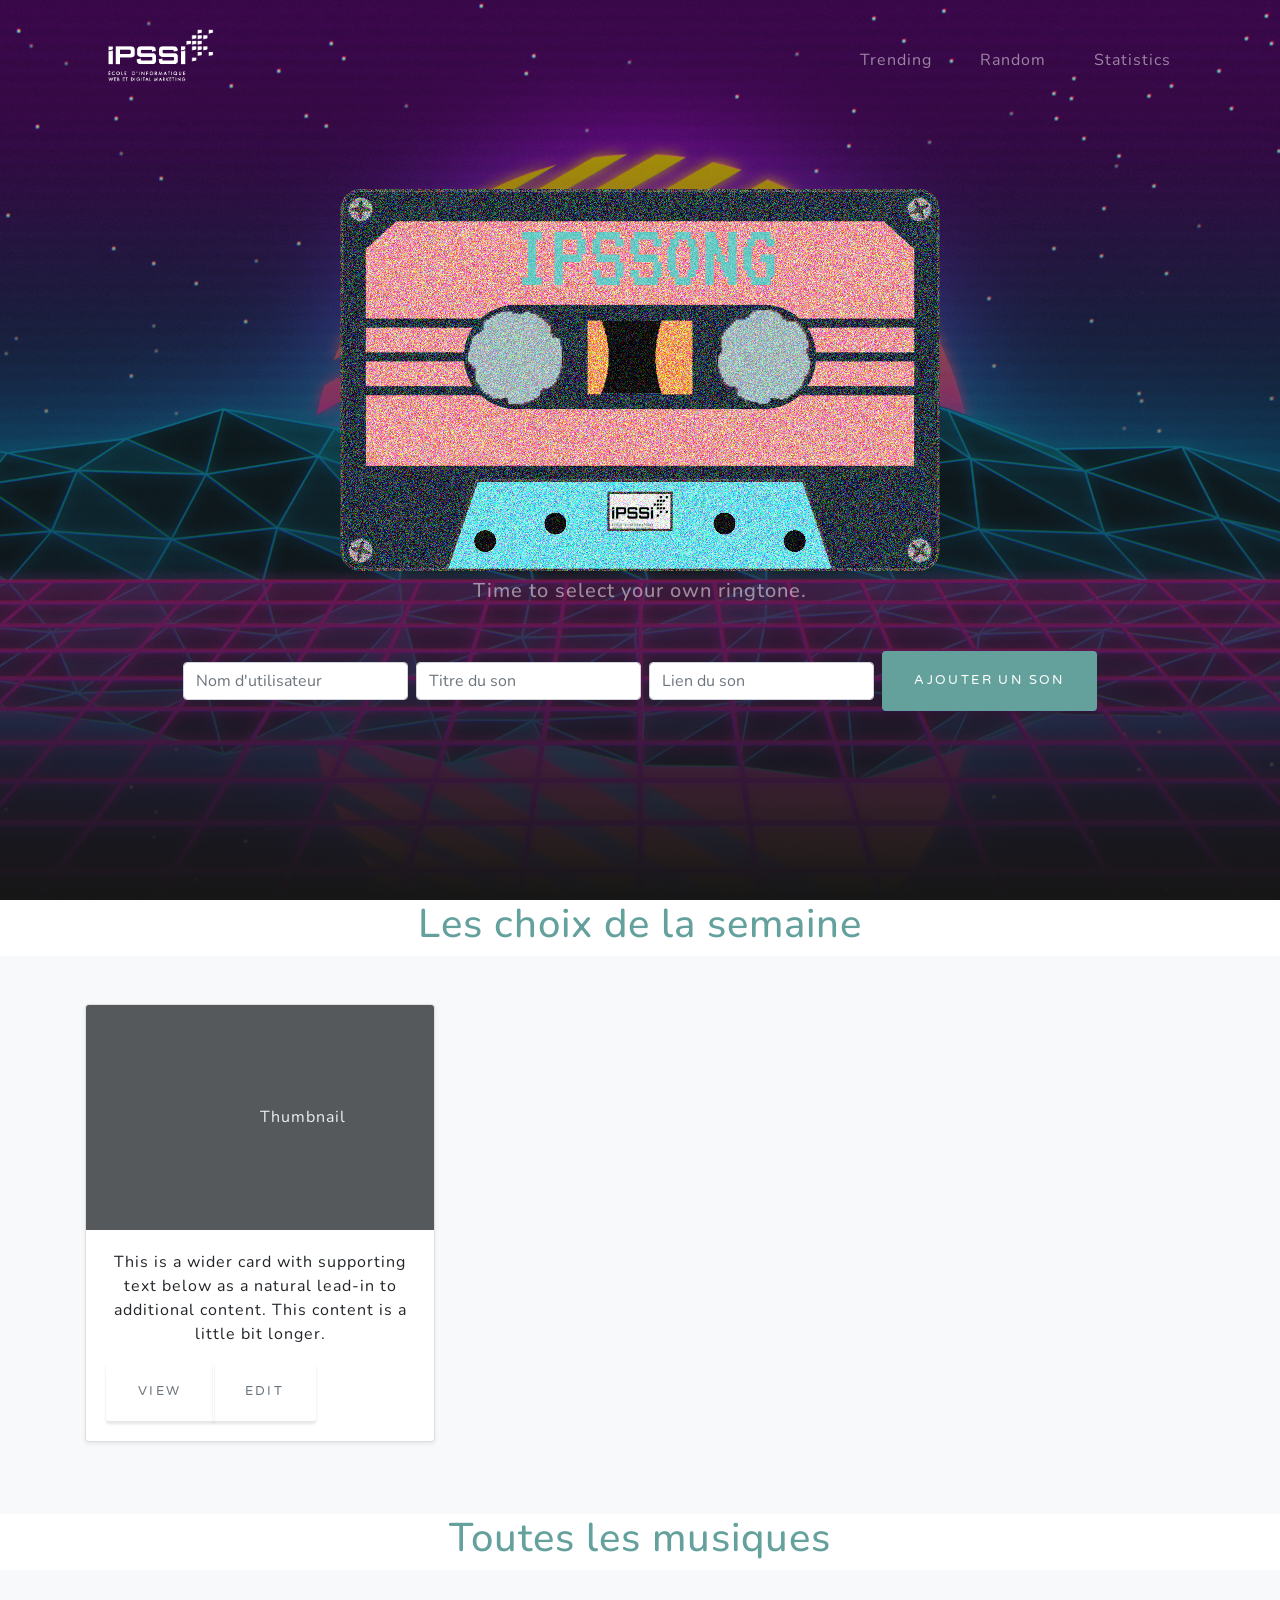
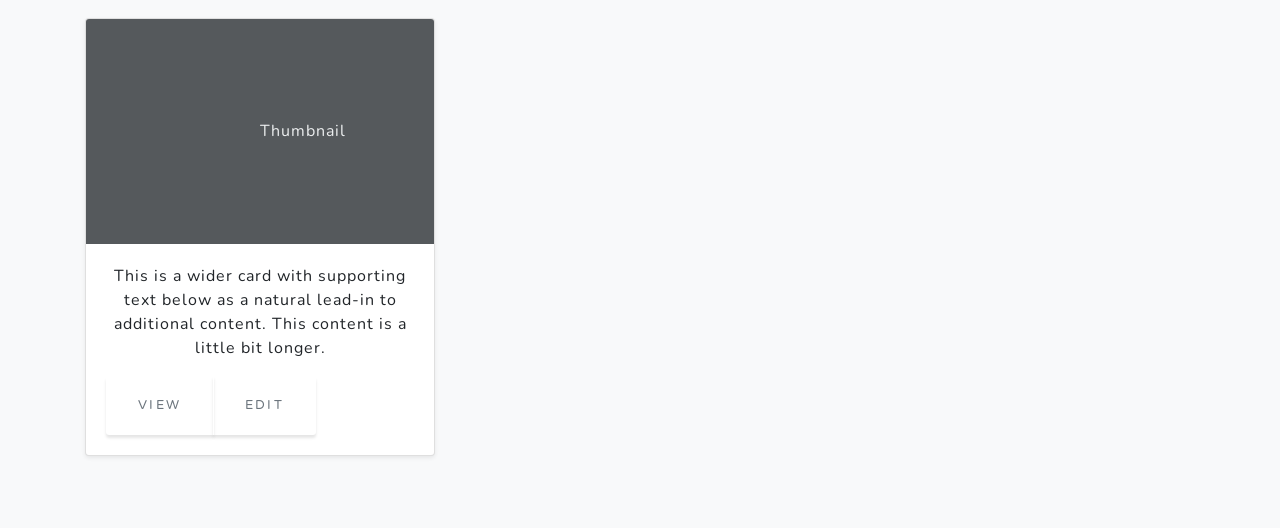
<file: index.html>
<!DOCTYPE html>
<html>
<head>
  <meta charset="utf-8">
  <title>IPSSONG</title>

  <!-- Font -->
  <link rel="stylesheet"
        href="https://fonts.googleapis.com/css?family=VT323&display=swap">
  <!-- Bootstrap core CSS -->
  <link href="vendor/bootstrap/css/bootstrap.min.css" rel="stylesheet">

  <!-- Custom fonts for this template -->
  <link href="vendor/fontawesome-free/css/all.min.css" rel="stylesheet">
  <link href="https://fonts.googleapis.com/css?family=Varela+Round" rel="stylesheet">
  <link href="https://fonts.googleapis.com/css?family=Nunito:200,200i,300,300i,400,400i,600,600i,700,700i,800,800i,900,900i" rel="stylesheet">

  <!-- Custom styles for this template -->
  <link href="css/grayscale.min.css" rel="stylesheet">
  <link href="css/home.css" rel="stylesheet">

</head>
  <body>

  <!-- Navigation -->
  <nav class="navbar navbar-expand-lg navbar-light fixed-top" id="mainNav">
    <div class="container">
      <a class="navbar-brand js-scroll-trigger" href="#page-top"><img src="img/IPSSI_logo.png" class="img-fluid ipssiLogo" alt="IPSSI"}></a>
      <button class="navbar-toggler navbar-toggler-right" type="button" data-toggle="collapse" data-target="#navbarResponsive" aria-controls="navbarResponsive" aria-expanded="false" aria-label="Toggle navigation">
        Menu
        <i class="fas fa-bars"></i>
      </button>
      <div class="collapse navbar-collapse" id="navbarResponsive">
        <ul class="navbar-nav ml-auto">
          <li class="nav-item">
            <a class="nav-link js-scroll-trigger" href="#trending">Trending</a>
          </li>
          <li class="nav-item">
            <a class="nav-link js-scroll-trigger" href="#random">Random</a>
          </li>
          <li class="nav-item">
            <a class="nav-link js-scroll-trigger" href="#statistics">Statistics</a>
          </li>
        </ul>
      </div>
    </nav>

    <!-- Header -->
    <section id="page-top" class="page-top-section text-center">
    <header class="masthead">
      <div class="container d-flex h-100 align-items-center">
        <div class="mx-auto text-center">
          <h1 class="mx-auto my-0 text-uppercase"><img src="img/IPSSONG-Logo.png" class="img-fluid"></h1>
          <h2 class="text-white-50 mx-auto mt-2 mb-5">Time to select your own ringtone.</h2>
          <form class="form-inline d-flex">
            <input type="text" class="form-control flex-fill mr-0 mr-sm-2 mb-3 mb-sm-0" id="champsNom" placeholder="Nom d'utilisateur">
            <input type="text" class="form-control flex-fill mr-0 mr-sm-2 mb-3 mb-sm-0" id="champsTitre" placeholder="Titre du son">
            <input type="text" class="form-control flex-fill mr-0 mr-sm-2 mb-3 mb-sm-0" id="champsLien" placeholder="Lien du son">
            <button type="button" class="btn btn-primary mx-auto" id="addSongButton">Ajouter un son</button>
          </form>
        </div>
      </div>
    </header>
    </section>

      <!-- Trending Section -->
    <section id="trending" class="trending-section text-center">
      <h1 class="text-primary">Les choix de la semaine</h1>
     <div class="album py-5 bg-light">
      <div class="container">

        <div class="row" id="top-song">
          <div class="col-md-4">
            <div class="card mb-4 shadow-sm">
              <svg class="bd-placeholder-img card-img-top" width="100%" height="225" xmlns="http://www.w3.org/2000/svg" preserveAspectRatio="xMidYMid slice" focusable="false" role="img" aria-label="Placeholder: Thumbnail"><title>Placeholder</title><rect width="100%" height="100%" fill="#55595c"/><text x="50%" y="50%" fill="#eceeef" dy=".3em">Thumbnail</text></svg>
              <div class="card-body">
                <p class="card-text">This is a wider card with supporting text below as a natural lead-in to additional content. This content is a little bit longer.</p>
                <div class="d-flex justify-content-between align-items-center">
                  <div class="btn-group">
                    <button type="button" class="btn btn-sm btn-outline-secondary">View</button>
                    <button type="button" class="btn btn-sm btn-outline-secondary">Edit</button>
                  </div>
                </div>
              </div>
            </div>
          </div>
    </section>

      <!-- Random Section -->
    <section id="random" class="random-section text-center">
     <h1 class="text-primary">Toutes les musiques</h1>
     <div class="album py-5 bg-light">
      <div class="container">
        <div class="row" id="all-song">
          <div class="col-md-4">
            <div class="card mb-4 shadow-sm">
              <svg class="bd-placeholder-img card-img-top" width="100%" height="225" xmlns="http://www.w3.org/2000/svg" preserveAspectRatio="xMidYMid slice" focusable="false" role="img" aria-label="Placeholder: Thumbnail"><title>Placeholder</title><rect width="100%" height="100%" fill="#55595c"/><text x="50%" y="50%" fill="#eceeef" dy=".3em">Thumbnail</text></svg>
              <div class="card-body">
                <p class="card-text">This is a wider card with supporting text below as a natural lead-in to additional content. This content is a little bit longer.</p>
                <div class="d-flex justify-content-between align-items-center">
                  <div class="btn-group">
                    <button type="button" class="btn btn-sm btn-outline-secondary">View</button>
                    <button type="button" class="btn btn-sm btn-outline-secondary">Edit</button>
                  </div>
                </div>
              </div>
            </div>
          </div>
    </section>
    <script
    src="https://code.jquery.com/jquery-3.4.1.min.js"
    integrity="sha256-CSXorXvZcTkaix6Yvo6HppcZGetbYMGWSFlBw8HfCJo="
    crossorigin="anonymous"></script>
    <script src="./requete.js"></script>
  </body>
</html>
</file>
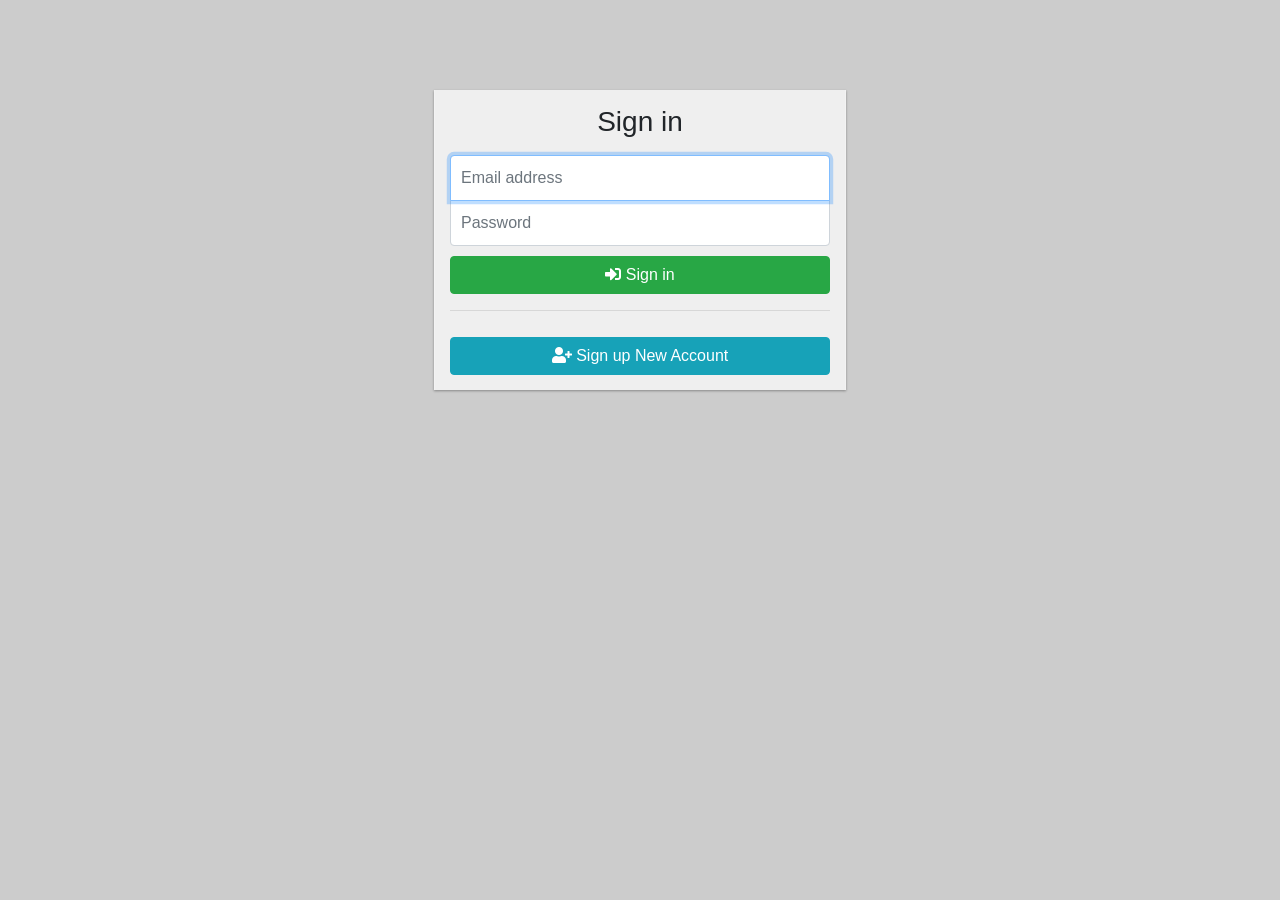
<file: connection.html>
<link href="//maxcdn.bootstrapcdn.com/bootstrap/4.0.0/css/bootstrap.min.css" rel="stylesheet" id="bootstrap-css">
<script src="//maxcdn.bootstrapcdn.com/bootstrap/4.0.0/js/bootstrap.min.js"></script>
<script src="//cdnjs.cloudflare.com/ajax/libs/jquery/3.2.1/jquery.min.js"></script>
<!------ Include the above in your HEAD tag ---------->

<!DOCTYPE html>
<html lang="en">
<head>
    <meta charset="UTF-8">
    <meta name="viewport" content="width=device-width, initial-scale=1.0">
    <meta http-equiv="X-UA-Compatible" content="ie=edge">
    <link rel="stylesheet" href="https://maxcdn.bootstrapcdn.com/bootstrap/4.0.0/css/bootstrap.min.css" integrity="sha384-Gn5384xqQ1aoWXA+058RXPxPg6fy4IWvTNh0E263XmFcJlSAwiGgFAW/dAiS6JXm" crossorigin="anonymous">
    <link rel="stylesheet" href="https://use.fontawesome.com/releases/v5.3.1/css/all.css" integrity="sha384-mzrmE5qonljUremFsqc01SB46JvROS7bZs3IO2EmfFsd15uHvIt+Y8vEf7N7fWAU" crossorigin="anonymous">
    <link rel="stylesheet" href="css/connection.css">
    <title>Sign in</title>
</head>
<body>
    <div id="logreg-forms">
        <form class="form-signin">
            <h1 class="h3 mb-3 font-weight-normal" style="text-align: center"> Sign in</h1>
            <input type="email" id="champsEmail" class="form-control" placeholder="Email address" required="" autofocus="">
            <input type="password" id="champsPassword" class="form-control" placeholder="Password" required="">

            <button class="btn btn-success btn-block" type="submit"><i class="fas fa-sign-in-alt"></i> Sign in</button>
            <hr>
            <!-- <p>Don't have an account!</p>  -->
            <a href="./inscription.html"><button class="btn btn-info btn-block" type="button"><i class="fas fa-user-plus"></i> Sign up New Account</button></a>
        </form>
    </div>
    <script src="https://cdnjs.cloudflare.com/ajax/libs/jquery/3.3.1/jquery.min.js"></script>
    <script src="https://maxcdn.bootstrapcdn.com/bootstrap/4.0.0/js/bootstrap.min.js" integrity="sha384-JZR6Spejh4U02d8jOt6vLEHfe/JQGiRRSQQxSfFWpi1MquVdAyjUar5+76PVCmYl" crossorigin="anonymous"></script>
    <script src="js/script.js"></script>
  </body>
</html>
</file>
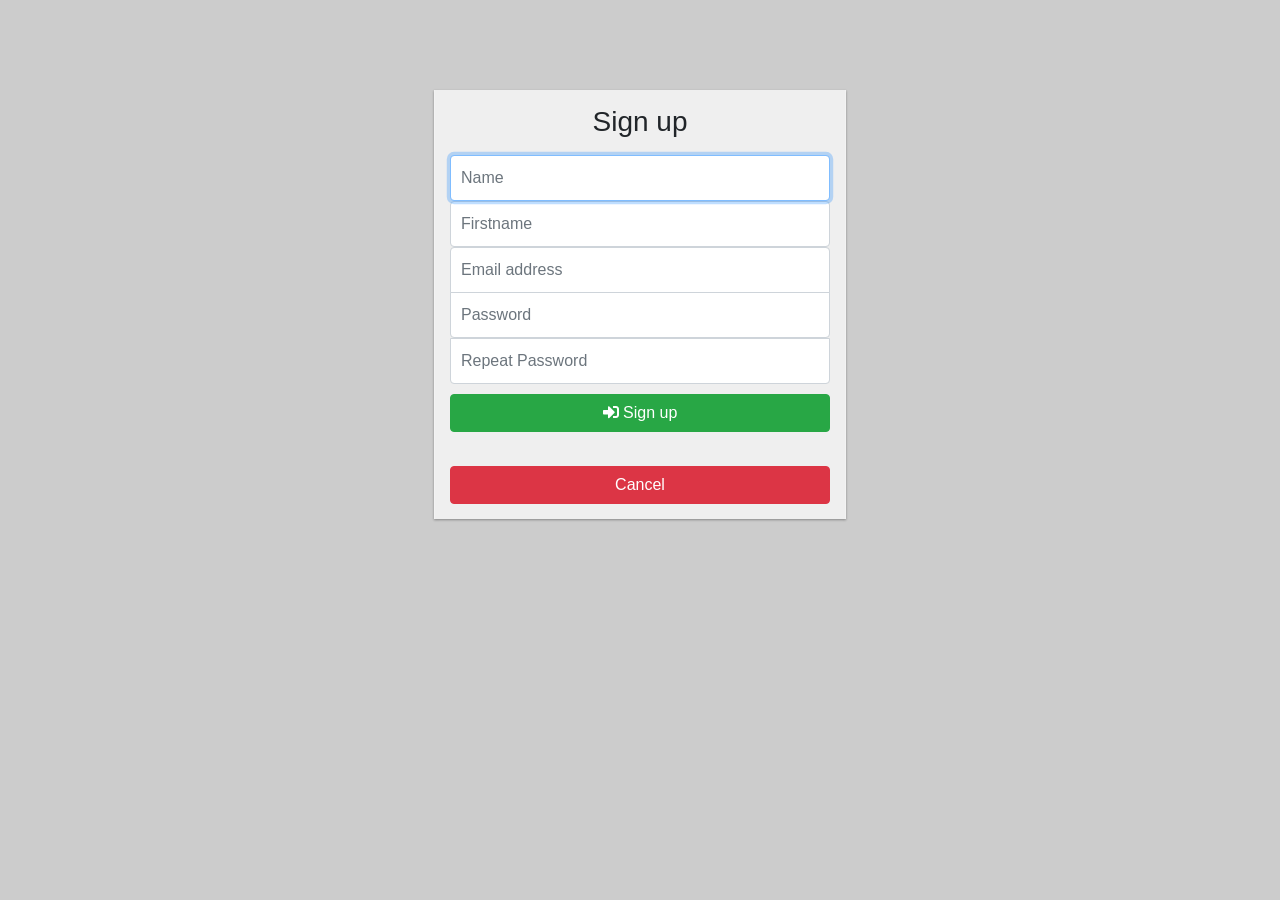
<file: inscription.html>
<link href="//maxcdn.bootstrapcdn.com/bootstrap/4.0.0/css/bootstrap.min.css" rel="stylesheet" id="bootstrap-css">
<script src="//maxcdn.bootstrapcdn.com/bootstrap/4.0.0/js/bootstrap.min.js"></script>
<script src="//cdnjs.cloudflare.com/ajax/libs/jquery/3.2.1/jquery.min.js"></script>
<!------ Include the above in your HEAD tag ---------->

<!DOCTYPE html>
<html lang="en">
<head>
    <meta charset="UTF-8">
    <meta name="viewport" content="width=device-width, initial-scale=1.0">
    <meta http-equiv="X-UA-Compatible" content="ie=edge">
    <link rel="stylesheet" href="https://maxcdn.bootstrapcdn.com/bootstrap/4.0.0/css/bootstrap.min.css" integrity="sha384-Gn5384xqQ1aoWXA+058RXPxPg6fy4IWvTNh0E263XmFcJlSAwiGgFAW/dAiS6JXm" crossorigin="anonymous">
    <link rel="stylesheet" href="https://use.fontawesome.com/releases/v5.3.1/css/all.css" integrity="sha384-mzrmE5qonljUremFsqc01SB46JvROS7bZs3IO2EmfFsd15uHvIt+Y8vEf7N7fWAU" crossorigin="anonymous">
    <link rel="stylesheet" href="css/connection.css">
    <title>Register</title>
</head>
<body>
    <div id="logreg-forms">
        <form class="form-signin">
            <h1 class="h3 mb-3 font-weight-normal" style="text-align: center"> Sign up</h1>
            <input type="text" id="champsName" class="form-control" placeholder="Name" required="" autofocus="">
            <input type="text" id="champsFirstName" class="form-control" placeholder="Firstname" required="" autofocus="">
            <input type="email" id="champsEmail" class="form-control" placeholder="Email address" required autofocus="">
            <input type="password" id="champsPassword" class="form-control" placeholder="Password" required autofocus="">
            <input type="password" id="champsPassword2" class="form-control" placeholder="Repeat Password" required autofocus="">

            <button class="btn btn-success btn-block" type="submit"><i class="fas fa-sign-in-alt"></i> Sign up</button>
            <br>
            <a href="./connection.html"><button class="btn btn-danger btn-block" type="button" id="btn-cancel">Cancel</button></a>
        </form>
    </div>
    <script src="https://cdnjs.cloudflare.com/ajax/libs/jquery/3.3.1/jquery.min.js"></script>
    <script src="https://maxcdn.bootstrapcdn.com/bootstrap/4.0.0/js/bootstrap.min.js" integrity="sha384-JZR6Spejh4U02d8jOt6vLEHfe/JQGiRRSQQxSfFWpi1MquVdAyjUar5+76PVCmYl" crossorigin="anonymous"></script>
    <script src="js/script.js"></script>
  </body>
</html>
</file>
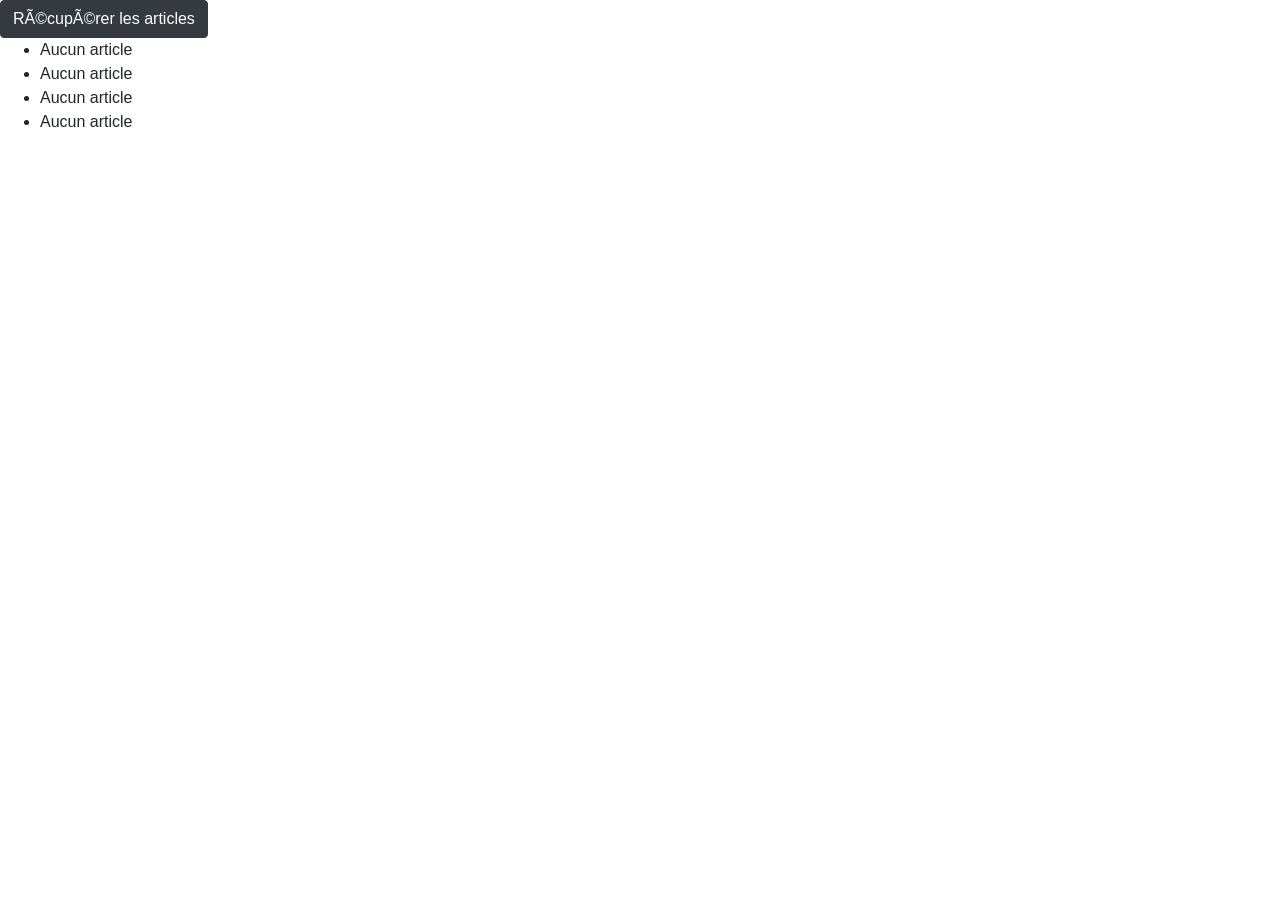
<file: test.html>
<!DOCTYPE html>
<html>
<head>
  <title>IPSSONG</title>
  <link rel="stylesheet" href="https://stackpath.bootstrapcdn.com/bootstrap/4.4.1/css/bootstrap.min.css" integrity="sha384-Vkoo8x4CGsO3+Hhxv8T/Q5PaXtkKtu6ug5TOeNV6gBiFeWPGFN9MuhOf23Q9Ifjh" crossorigin="anonymous">
</head>
<body>
  <button class="btn btn-dark" type="button" id="getPostButton">Récupérer les articles</button>
  <ul id="textBlock">
    <li>Aucun article</li>
    <li>Aucun article</li>
    <li>Aucun article</li>
    <li>Aucun article</li>
  </ul>
  <script
  src="https://code.jquery.com/jquery-3.4.1.min.js"
  integrity="sha256-CSXorXvZcTkaix6Yvo6HppcZGetbYMGWSFlBw8HfCJo="
  crossorigin="anonymous"></script>
  <script src="./script.js"></script>
  <script src="https://code.jquery.com/jquery-3.4.1.slim.min.js" integrity="sha384-J6qa4849blE2+poT4WnyKhv5vZF5SrPo0iEjwBvKU7imGFAV0wwj1yYfoRSJoZ+n" crossorigin="anonymous"></script>
  <script src="https://cdn.jsdelivr.net/npm/popper.js@1.16.0/dist/umd/popper.min.js" integrity="sha384-Q6E9RHvbIyZFJoft+2mJbHaEWldlvI9IOYy5n3zV9zzTtmI3UksdQRVvoxMfooAo" crossorigin="anonymous"></script>
  <script src="https://stackpath.bootstrapcdn.com/bootstrap/4.4.1/js/bootstrap.min.js" integrity="sha384-wfSDF2E50Y2D1uUdj0O3uMBJnjuUD4Ih7YwaYd1iqfktj0Uod8GCExl3Og8ifwB6" crossorigin="anonymous"></script>
</body>
</html>
</file>
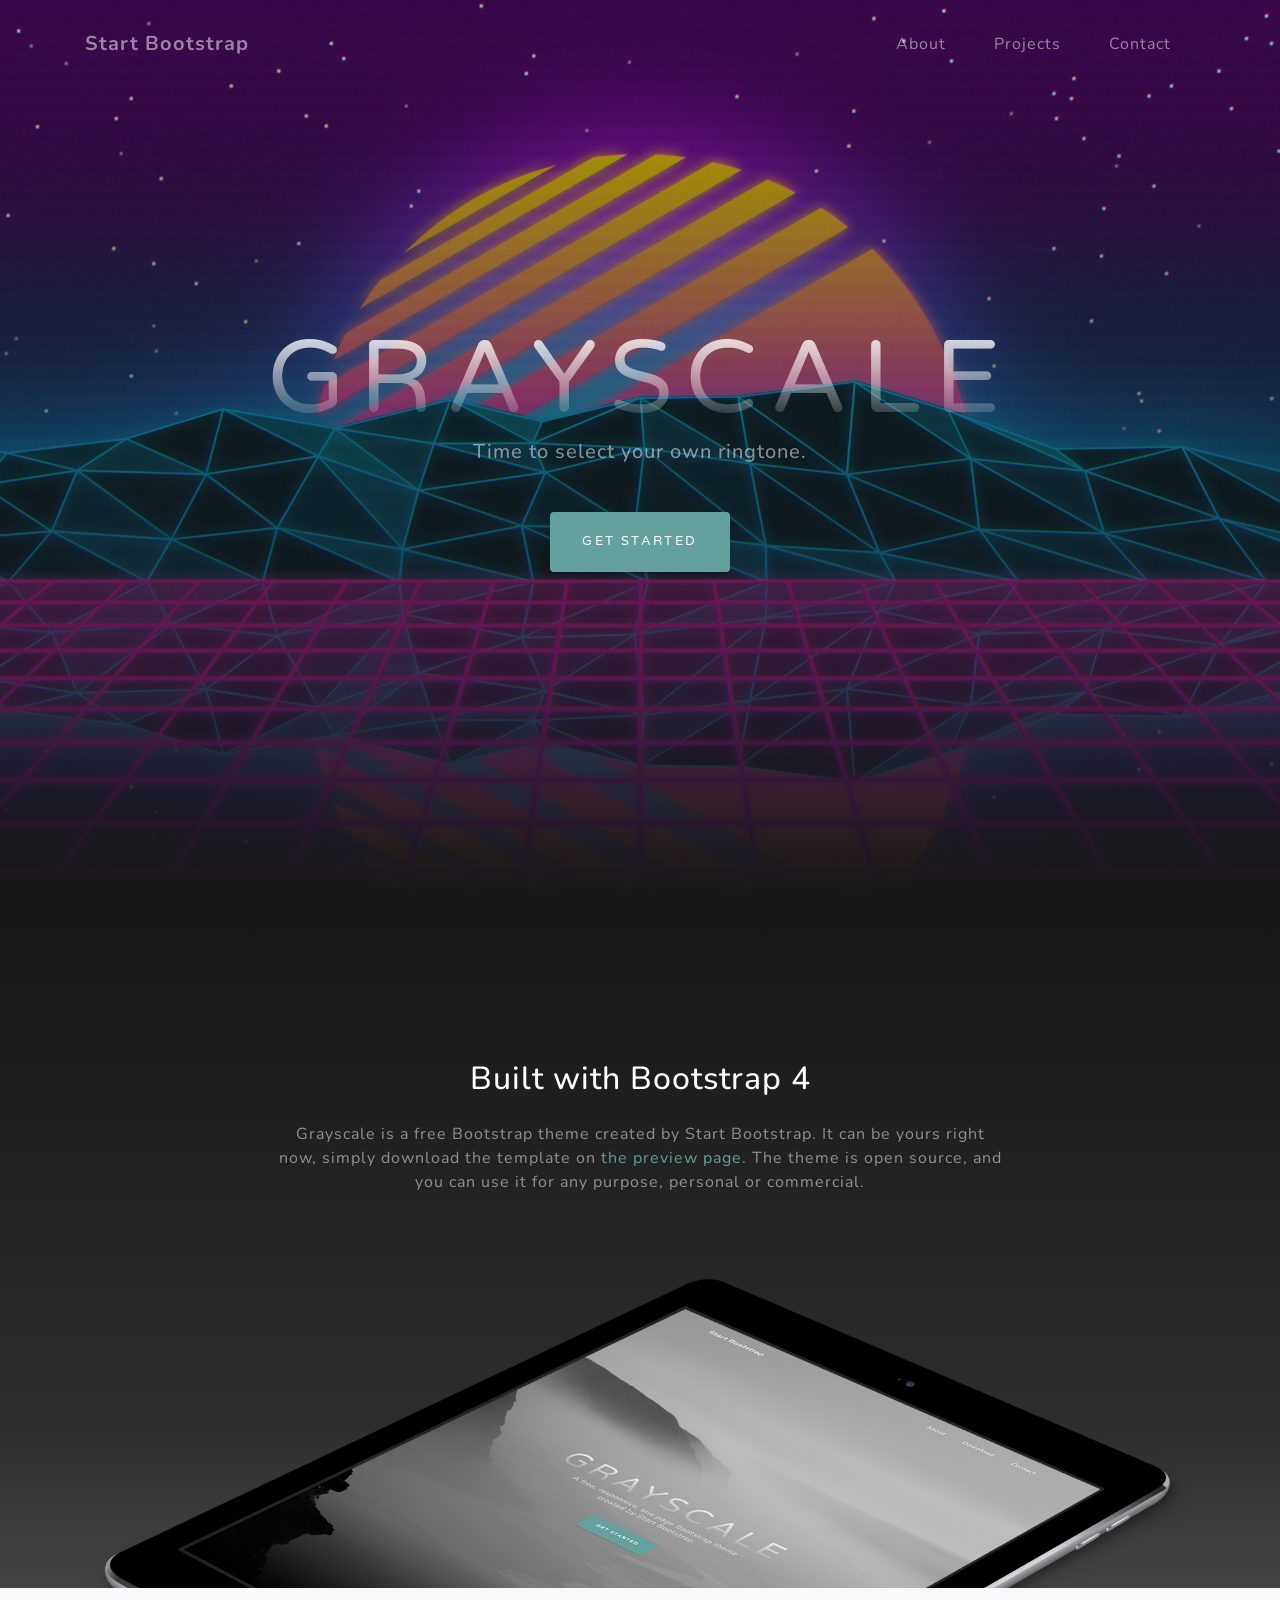
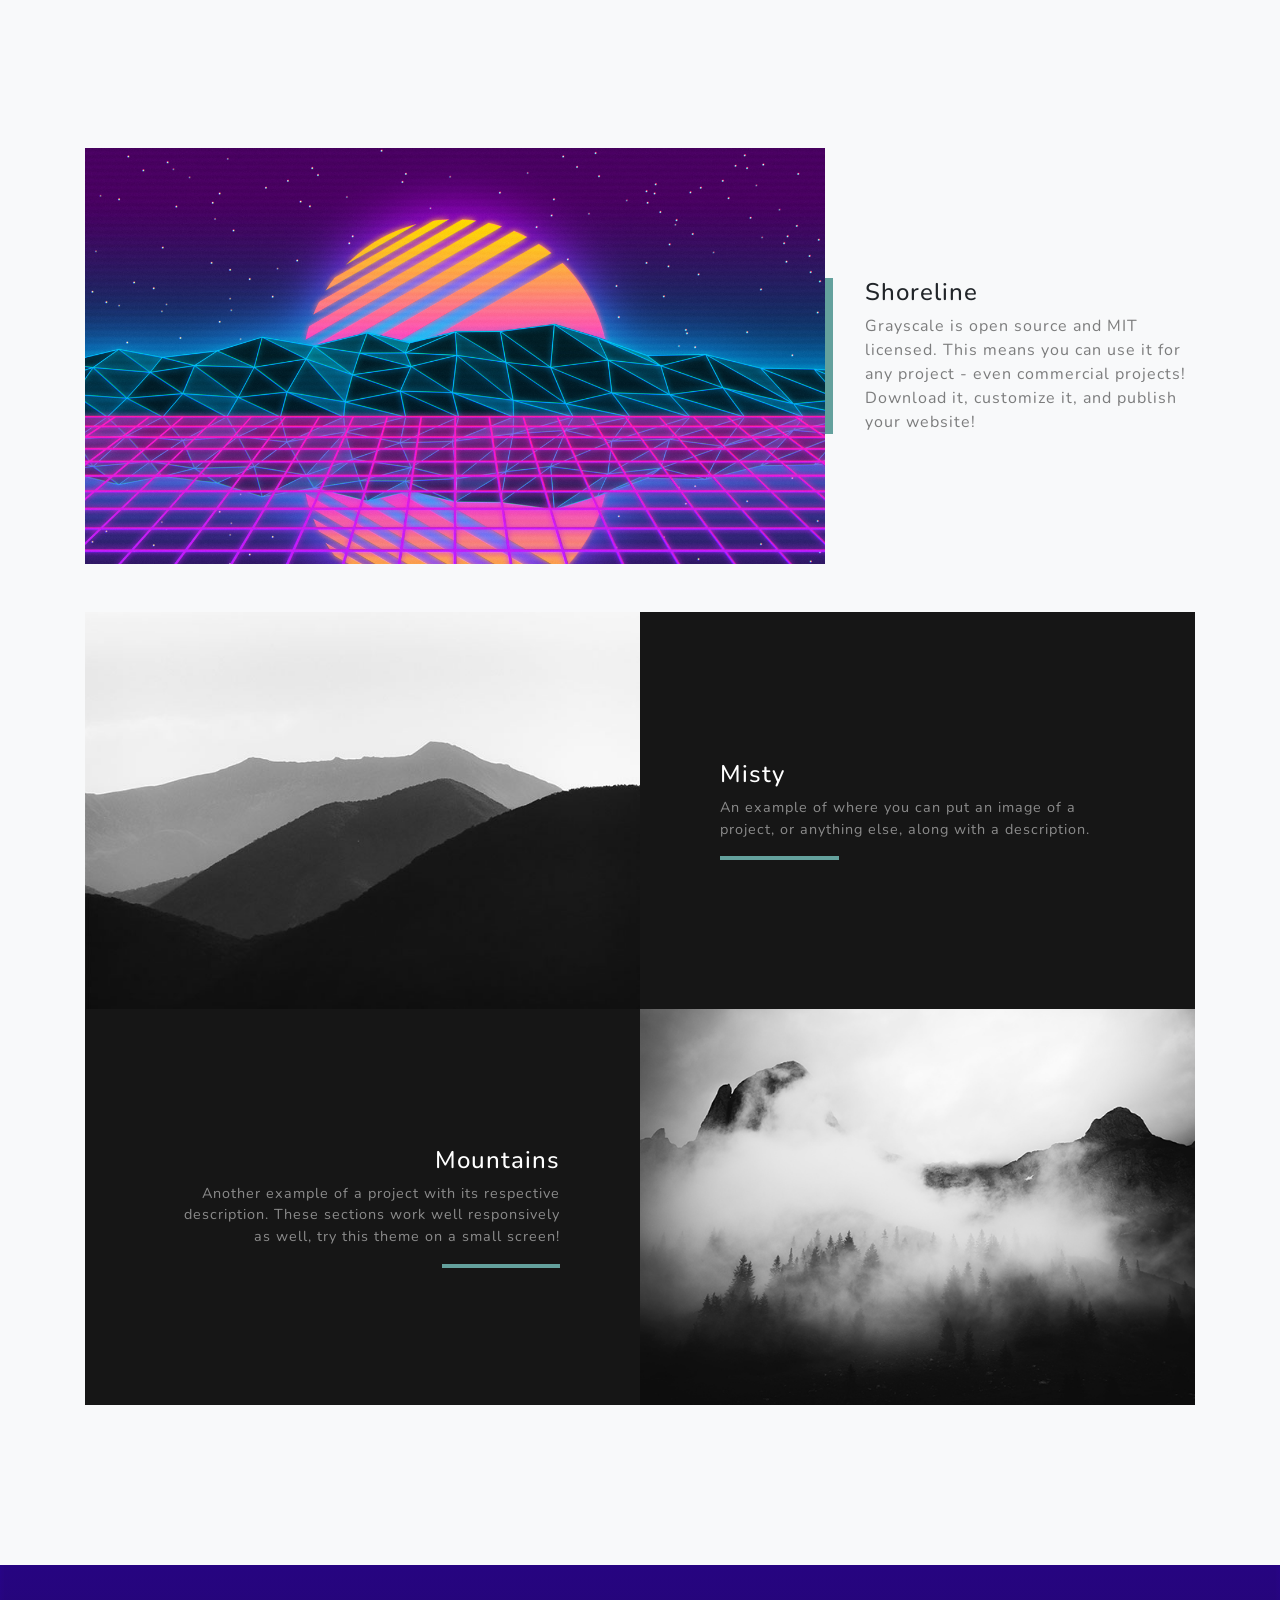
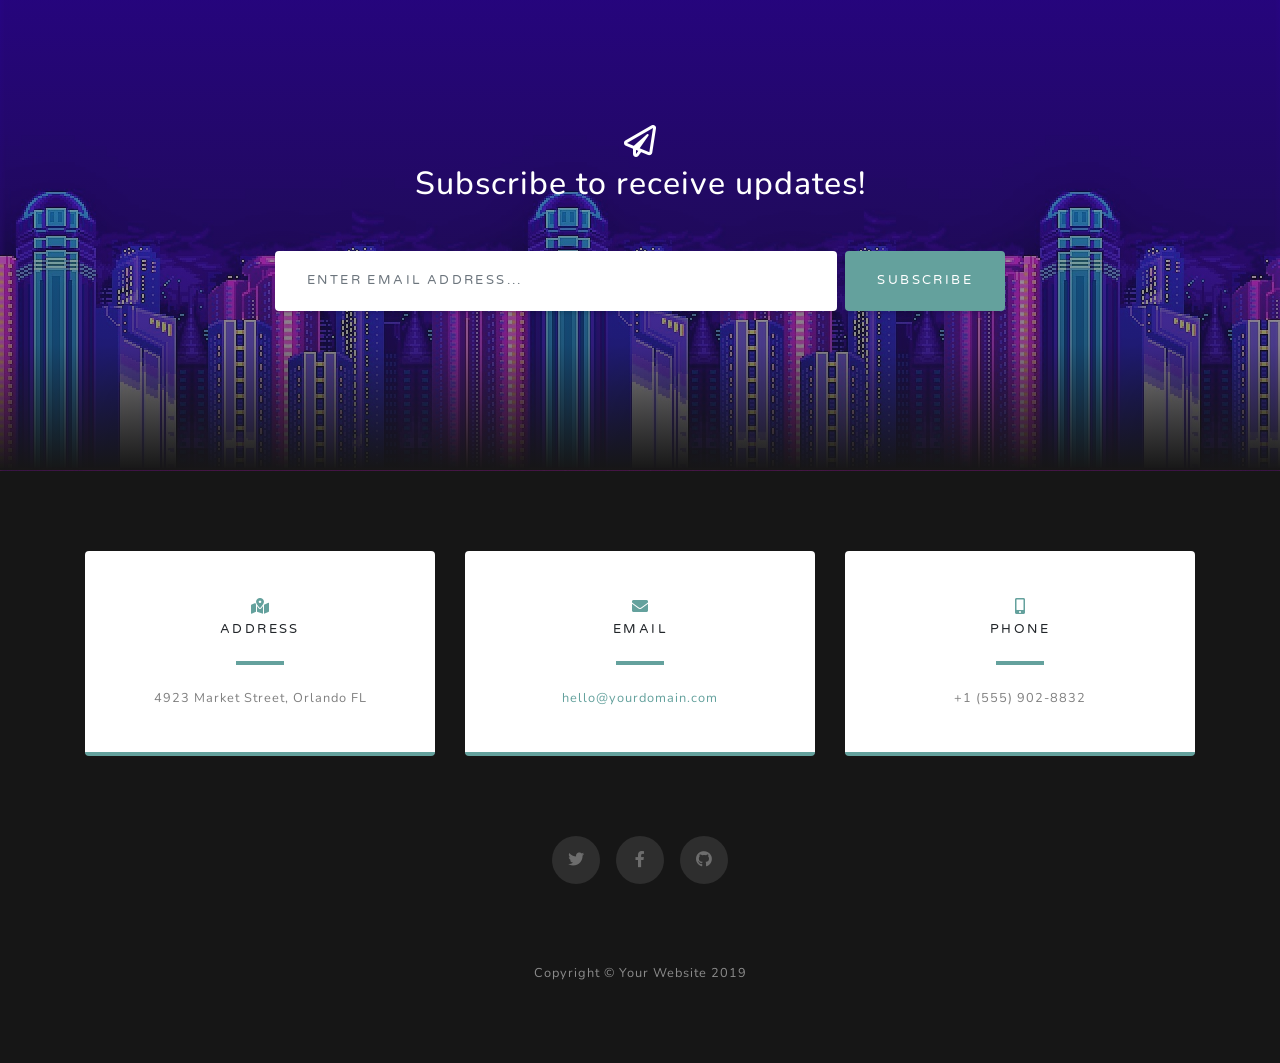
<file: test2.html>
<!DOCTYPE html>
<html lang="en">

<head>

  <meta charset="utf-8">
  <meta name="viewport" content="width=device-width, initial-scale=1, shrink-to-fit=no">
  <meta name="description" content="">
  <meta name="author" content="">

  <title>IPSSONG</title>

  <!-- Bootstrap core CSS -->
  <link href="vendor/bootstrap/css/bootstrap.min.css" rel="stylesheet">

  <!-- Custom fonts for this template -->
  <link href="vendor/fontawesome-free/css/all.min.css" rel="stylesheet">
  <link href="https://fonts.googleapis.com/css?family=Varela+Round" rel="stylesheet">
  <link href="https://fonts.googleapis.com/css?family=Nunito:200,200i,300,300i,400,400i,600,600i,700,700i,800,800i,900,900i" rel="stylesheet">

  <!-- Custom styles for this template -->
  <link href="css/grayscale.min.css" rel="stylesheet">

</head>

<body id="page-top">

  <!-- Navigation -->
  <nav class="navbar navbar-expand-lg navbar-light fixed-top" id="mainNav">
    <div class="container">
      <a class="navbar-brand js-scroll-trigger" href="#page-top">Start Bootstrap</a>
      <button class="navbar-toggler navbar-toggler-right" type="button" data-toggle="collapse" data-target="#navbarResponsive" aria-controls="navbarResponsive" aria-expanded="false" aria-label="Toggle navigation">
        Menu
        <i class="fas fa-bars"></i>
      </button>
      <div class="collapse navbar-collapse" id="navbarResponsive">
        <ul class="navbar-nav ml-auto">
          <li class="nav-item">
            <a class="nav-link js-scroll-trigger" href="#about">About</a>
          </li>
          <li class="nav-item">
            <a class="nav-link js-scroll-trigger" href="#projects">Projects</a>
          </li>
          <li class="nav-item">
            <a class="nav-link js-scroll-trigger" href="#signup">Contact</a>
          </li>
        </ul>
      </div>
    </div>
  </nav>

  <!-- Header -->
  <header class="masthead">
    <div class="container d-flex h-100 align-items-center">
      <div class="mx-auto text-center">
        <h1 class="mx-auto my-0 text-uppercase">Grayscale</h1>
        <h2 class="text-white-50 mx-auto mt-2 mb-5">Time to select your own ringtone.</h2>
        <a href="#about" class="btn btn-primary js-scroll-trigger">Get Started</a>
      </div>
    </div>
  </header>

  <!-- About Section -->
  <section id="about" class="about-section text-center">
    <div class="container">
      <div class="row">
        <div class="col-lg-8 mx-auto">
          <h2 class="text-white mb-4">Built with Bootstrap 4</h2>
          <p class="text-white-50">Grayscale is a free Bootstrap theme created by Start Bootstrap. It can be yours right now, simply download the template on
            <a href="http://startbootstrap.com/template-overviews/grayscale/">the preview page</a>. The theme is open source, and you can use it for any purpose, personal or commercial.</p>
        </div>
      </div>
      <img src="img/ipad.png" class="img-fluid" alt="">
    </div>
  </section>

  <!-- Projects Section -->
  <section id="projects" class="projects-section bg-light">
    <div class="container">

      <!-- Featured Project Row -->
      <div class="row align-items-center no-gutters mb-4 mb-lg-5">
        <div class="col-xl-8 col-lg-7">
          <img class="img-fluid mb-3 mb-lg-0" src="img/bg-masthead.jpg" alt="">
        </div>
        <div class="col-xl-4 col-lg-5">
          <div class="featured-text text-center text-lg-left">
            <h4>Shoreline</h4>
            <p class="text-black-50 mb-0">Grayscale is open source and MIT licensed. This means you can use it for any project - even commercial projects! Download it, customize it, and publish your website!</p>
          </div>
        </div>
      </div>

      <!-- Project One Row -->
      <div class="row justify-content-center no-gutters mb-5 mb-lg-0">
        <div class="col-lg-6">
          <img class="img-fluid" src="img/demo-image-01.jpg" alt="">
        </div>
        <div class="col-lg-6">
          <div class="bg-black text-center h-100 project">
            <div class="d-flex h-100">
              <div class="project-text w-100 my-auto text-center text-lg-left">
                <h4 class="text-white">Misty</h4>
                <p class="mb-0 text-white-50">An example of where you can put an image of a project, or anything else, along with a description.</p>
                <hr class="d-none d-lg-block mb-0 ml-0">
              </div>
            </div>
          </div>
        </div>
      </div>

      <!-- Project Two Row -->
      <div class="row justify-content-center no-gutters">
        <div class="col-lg-6">
          <img class="img-fluid" src="img/demo-image-02.jpg" alt="">
        </div>
        <div class="col-lg-6 order-lg-first">
          <div class="bg-black text-center h-100 project">
            <div class="d-flex h-100">
              <div class="project-text w-100 my-auto text-center text-lg-right">
                <h4 class="text-white">Mountains</h4>
                <p class="mb-0 text-white-50">Another example of a project with its respective description. These sections work well responsively as well, try this theme on a small screen!</p>
                <hr class="d-none d-lg-block mb-0 mr-0">
              </div>
            </div>
          </div>
        </div>
      </div>

    </div>
  </section>

  <!-- Signup Section -->
  <section id="signup" class="signup-section">
    <div class="container">
      <div class="row">
        <div class="col-md-10 col-lg-8 mx-auto text-center">

          <i class="far fa-paper-plane fa-2x mb-2 text-white"></i>
          <h2 class="text-white mb-5">Subscribe to receive updates!</h2>

          <form class="form-inline d-flex">
            <input type="email" class="form-control flex-fill mr-0 mr-sm-2 mb-3 mb-sm-0" id="inputEmail" placeholder="Enter email address...">
            <button type="submit" class="btn btn-primary mx-auto">Subscribe</button>
          </form>

        </div>
      </div>
    </div>
  </section>

  <!-- Contact Section -->
  <section class="contact-section bg-black">
    <div class="container">

      <div class="row">

        <div class="col-md-4 mb-3 mb-md-0">
          <div class="card py-4 h-100">
            <div class="card-body text-center">
              <i class="fas fa-map-marked-alt text-primary mb-2"></i>
              <h4 class="text-uppercase m-0">Address</h4>
              <hr class="my-4">
              <div class="small text-black-50">4923 Market Street, Orlando FL</div>
            </div>
          </div>
        </div>

        <div class="col-md-4 mb-3 mb-md-0">
          <div class="card py-4 h-100">
            <div class="card-body text-center">
              <i class="fas fa-envelope text-primary mb-2"></i>
              <h4 class="text-uppercase m-0">Email</h4>
              <hr class="my-4">
              <div class="small text-black-50">
                <a href="#">hello@yourdomain.com</a>
              </div>
            </div>
          </div>
        </div>

        <div class="col-md-4 mb-3 mb-md-0">
          <div class="card py-4 h-100">
            <div class="card-body text-center">
              <i class="fas fa-mobile-alt text-primary mb-2"></i>
              <h4 class="text-uppercase m-0">Phone</h4>
              <hr class="my-4">
              <div class="small text-black-50">+1 (555) 902-8832</div>
            </div>
          </div>
        </div>
      </div>

      <div class="social d-flex justify-content-center">
        <a href="#" class="mx-2">
          <i class="fab fa-twitter"></i>
        </a>
        <a href="#" class="mx-2">
          <i class="fab fa-facebook-f"></i>
        </a>
        <a href="#" class="mx-2">
          <i class="fab fa-github"></i>
        </a>
      </div>

    </div>
  </section>

  <!-- Footer -->
  <footer class="bg-black small text-center text-white-50">
    <div class="container">
      Copyright &copy; Your Website 2019
    </div>
  </footer>

  <!-- Bootstrap core JavaScript -->
  <script src="vendor/jquery/jquery.min.js"></script>
  <script src="vendor/bootstrap/js/bootstrap.bundle.min.js"></script>

  <!-- Plugin JavaScript -->
  <script src="vendor/jquery-easing/jquery.easing.min.js"></script>

  <!-- Custom scripts for this template -->
  <script src="js/grayscale.min.js"></script>

</body>

</html>
</file>
<file: css/home.css>
.ipssiLogo{
    max-width: 20%;
}
</file>
<file: css/connection.css>
/* sign in FORM */
#logreg-forms{
  width:412px;
  margin:10vh auto;
  background-color:#f3f3f3;
  box-shadow: 0 1px 3px rgba(0,0,0,0.12), 0 1px 2px rgba(0,0,0,0.24);
transition: all 0.3s cubic-bezier(.25,.8,.25,1);
}
#logreg-forms form {
  width: 100%;
  max-width: 410px;
  padding: 15px;
  margin: auto;
}
#logreg-forms .form-control {
  position: relative;
  box-sizing: border-box;
  height: auto;
  padding: 10px;
  font-size: 16px;
}
#logreg-forms .form-control:focus { z-index: 2; }
#logreg-forms .form-signin input[type="email"] {
  margin-bottom: -1px;
  border-bottom-right-radius: 0;
  border-bottom-left-radius: 0;
}
#logreg-forms .form-signin input[type="password"] {
  border-top-left-radius: 0;
  border-top-right-radius: 0;
}

#logreg-forms .social-login{
  width:390px;
  margin:0 auto;
  margin-bottom: 14px;
}
#logreg-forms .social-btn{
  font-weight: 100;
  color:white;
  width:190px;
  font-size: 0.9rem;
}

#logreg-forms a{
  display: block;
  padding-top:10px;
  color:lightseagreen;
}

#logreg-form .lines{
  width:200px;
  border:1px solid red;
}


#logreg-forms button[type="submit"]{ margin-top:10px; }

#logreg-forms .facebook-btn{  background-color:#3C589C; }

#logreg-forms .google-btn{ background-color: #DF4B3B; }

#logreg-forms .form-reset, #logreg-forms .form-signup{ display: none; }

#logreg-forms .form-signup .social-btn{ width:210px; }

#logreg-forms .form-signup input { margin-bottom: 2px;}

.form-signup .social-login{
  width:210px !important;
  margin: 0 auto;
}

/* Mobile */

@media screen and (max-width:500px){
  #logreg-forms{
      width:300px;
  }

  #logreg-forms  .social-login{
      width:200px;
      margin:0 auto;
      margin-bottom: 10px;
  }
  #logreg-forms  .social-btn{
      font-size: 1.3rem;
      font-weight: 100;
      color:white;
      width:200px;
      height: 56px;

  }
  #logreg-forms .social-btn:nth-child(1){
      margin-bottom: 5px;
  }
  #logreg-forms .social-btn span{
      display: none;
  }
  #logreg-forms  .facebook-btn:after{
      content:'Facebook';
  }

  #logreg-forms  .google-btn:after{
      content:'Google+';
  }

}

body{
  background-color: #CCC
}

form{
  background-color: #EFEFEF
}
</file>
<file: css/grayscale.min.css>
/*!
 * Start Bootstrap - Grayscale v5.0.9 (https://startbootstrap.com/template-overviews/grayscale)
 * Copyright 2013-2019 Start Bootstrap
 * Licensed under MIT (https://github.com/BlackrockDigital/startbootstrap-grayscale/blob/master/LICENSE)
 */#mainNav{min-height:56px;background-color:#fff}#mainNav .navbar-toggler{font-size:80%;padding:.75rem;color:#64a19d;border:1px solid #64a19d}#mainNav .navbar-toggler:focus{outline:0}#mainNav .navbar-brand{color:#161616;font-weight:700;padding:.9rem 0}#mainNav .navbar-nav .nav-item:hover{color:fade(white,80%);outline:0;background-color:transparent}#mainNav .navbar-nav .nav-item:active,#mainNav .navbar-nav .nav-item:focus{outline:0;background-color:transparent}@media (min-width:992px){#mainNav{padding-top:0;padding-bottom:0;border-bottom:none;background-color:transparent;transition:background-color .3s ease-in-out}#mainNav .navbar-brand{padding:.5rem 0;color:rgba(255,255,255,.5)}#mainNav .nav-link{transition:none;padding:2rem 1.5rem;color:rgba(255,255,255,.5)}#mainNav .nav-link:hover{color:rgba(255,255,255,.75)}#mainNav .nav-link:active{color:#fff}#mainNav.navbar-shrink{background-color:#fff}#mainNav.navbar-shrink .navbar-brand{color:#161616}#mainNav.navbar-shrink .nav-link{color:#161616;padding:1.5rem 1.5rem 1.25rem;border-bottom:.25rem solid transparent}#mainNav.navbar-shrink .nav-link:hover{color:#64a19d}#mainNav.navbar-shrink .nav-link:active{color:#467370}#mainNav.navbar-shrink .nav-link.active{color:#64a19d;outline:0;border-bottom:.25rem solid #64a19d}}.masthead{position:relative;width:100%;height:auto;min-height:35rem;padding:15rem 0;background:linear-gradient(to bottom,rgba(22,22,22,.3) 0,rgba(22,22,22,.7) 75%,#161616 100%),url(../img/bg-masthead.jpg);background-position:center;background-repeat:no-repeat;background-attachment:scroll;background-size:cover}.masthead h1{font-family:'Varela Round';font-size:2.5rem;line-height:2.5rem;letter-spacing:.8rem;background:-webkit-linear-gradient(rgba(255,255,255,.9),rgba(255,255,255,0));-webkit-text-fill-color:transparent;-webkit-background-clip:text}.masthead h2{max-width:20rem;font-size:1rem}@media (min-width:768px){.masthead h1{font-size:4rem;line-height:4rem}}@media (min-width:992px){.masthead{height:100vh;padding:0}.masthead h1{font-size:6.5rem;line-height:6.5rem;letter-spacing:.8rem}.masthead h2{max-width:30rem;font-size:1.25rem}}.btn{box-shadow:0 .1875rem .1875rem 0 rgba(0,0,0,.1)!important;padding:1.25rem 2rem;font-family:'Varela Round';font-size:80%;text-transform:uppercase;letter-spacing:.15rem;border:0}.btn-primary{background-color:#64a19d}.btn-primary:hover{background-color:#4f837f}.btn-primary:focus{background-color:#4f837f;color:#fff}.btn-primary:active{background-color:#467370!important}.about-section{padding-top:10rem;background:linear-gradient(to bottom,#161616 0,rgba(22,22,22,.9) 75%,rgba(22,22,22,.8) 100%)}.about-section p{margin-bottom:5rem}.projects-section{padding:10rem 0}.projects-section .featured-text{padding:2rem}@media (min-width:992px){.projects-section .featured-text{padding:0 0 0 2rem;border-left:.5rem solid #64a19d}}.projects-section .project-text{padding:3rem;font-size:90%}@media (min-width:992px){.projects-section .project-text{padding:5rem}.projects-section .project-text hr{border-color:#64a19d;border-width:.25rem;width:30%}}.signup-section{padding:10rem 0;background:linear-gradient(to bottom,rgba(22,22,22,.1) 0,rgba(22,22,22,.5) 75%,#161616 100%),url(../img/bg-signup.jpg);background-position:center;background-repeat:no-repeat;background-attachment:scroll;background-size:cover}.signup-section .form-inline input{box-shadow:0 .1875rem .1875rem 0 rgba(0,0,0,.1)!important;padding:1.25rem 2rem;height:auto;font-family:'Varela Round';font-size:80%;text-transform:uppercase;letter-spacing:.15rem;border:0}.contact-section{padding:5rem 0 0}.contact-section .card{border:0;border-bottom:.25rem solid #64a19d}.contact-section .card h4{font-size:.8rem;font-family:'Varela Round';text-transform:uppercase;letter-spacing:.15rem}.contact-section .card hr{border-color:#64a19d;border-width:.25rem;width:3rem}.contact-section .social{margin-top:5rem}.contact-section .social a{text-align:center;height:3rem;width:3rem;background:rgba(255,255,255,.1);border-radius:100%;line-height:3rem;color:rgba(255,255,255,.3)}.contact-section .social a:hover{color:rgba(255,255,255,.5)}.contact-section .social a:active{color:#fff}body{font-family:Nunito;letter-spacing:.0625em}a{color:#64a19d}a:focus,a:hover{text-decoration:none;color:#3c6360}.bg-black{background-color:#161616!important}.bg-primary{background-color:#64a19d!important}.text-primary{color:#64a19d!important}footer{padding:5rem 0}
</file>
